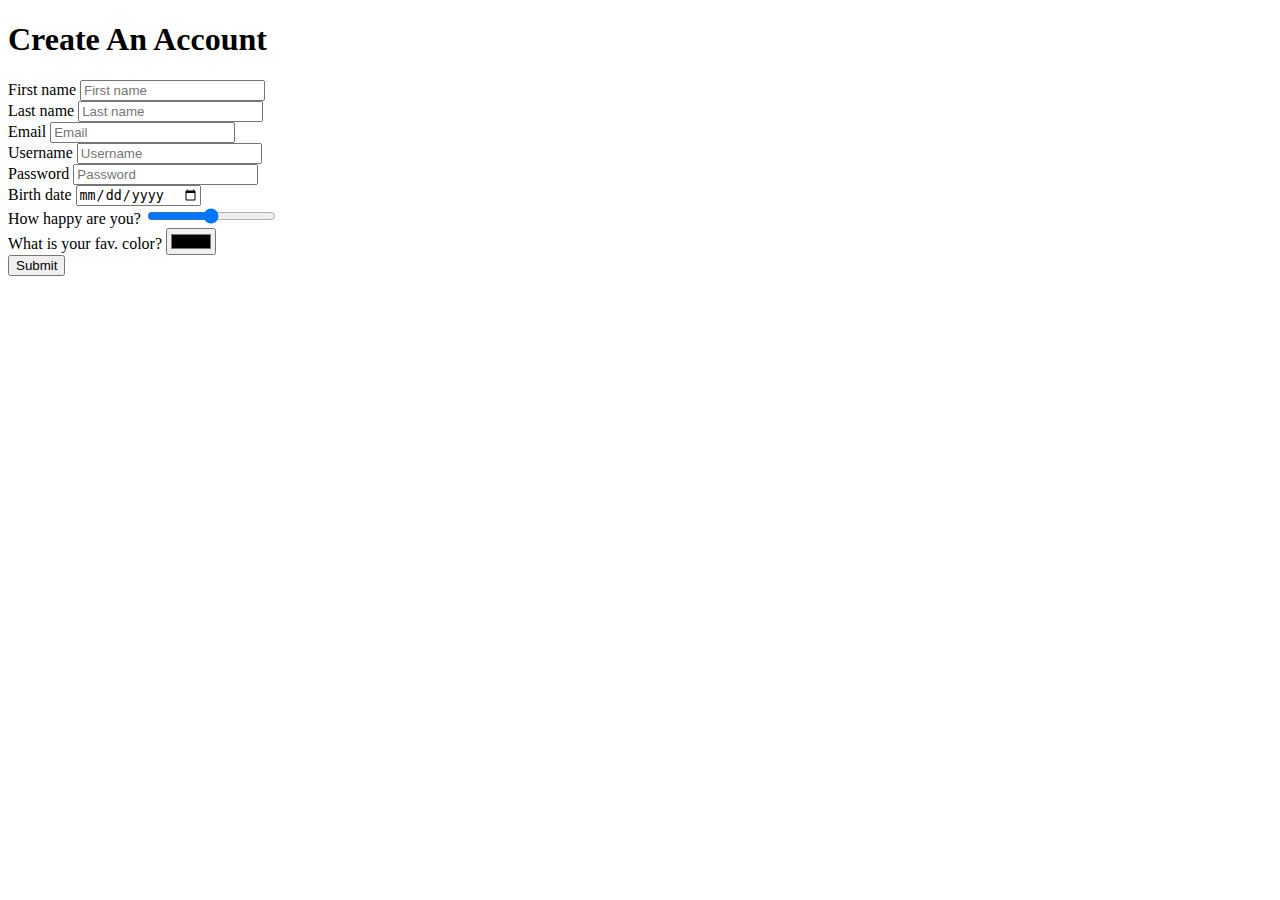
<file: challenge/index.html>
<!DOCTYPE html>
<html lang="en">
  <head>
    <meta charset="UTF-8" />
    <meta http-equiv="X-UA-Compatible" content="IE=edge" />
    <meta name="viewport" content="width=device-width, initial-scale=1.0" />
    <title>Document</title>
  </head>
  <body>
    <form>
      <h1>Create An Account</h1>
      <label for="FN">First name</label>
      <input id="FN" type="text" placeholder="First name" required />
      <br />
      <label for="LN">Last name</label>
      <input id="LN" type="text" placeholder="Last name" required />
      <br />
      <label for="EM">Email</label>
      <input id="EM" type="email" placeholder="Email" required />
      <br />

      <label for="UN">Username</label>
      <input id="UN" type="text" placeholder="Username" required />
      <br />

      <label for="PW">Password</label>
      <input
        id="PW"
        type="password"
        placeholder="Password"
        required
        minlength="10" />
      <br />

      <label for="DA">Birth date</label>
      <input id="DA" type="date" required />
      <br />
      <label for="RA">How happy are you?</label>
      <input id="RA" type="range" required />
      <br />
      <label for="CO">What is your fav. color?</label>
      <input id="CO" type="color" required />
      <br />
      <input type="submit" />
    </form>
  </body>
</html>
</file>
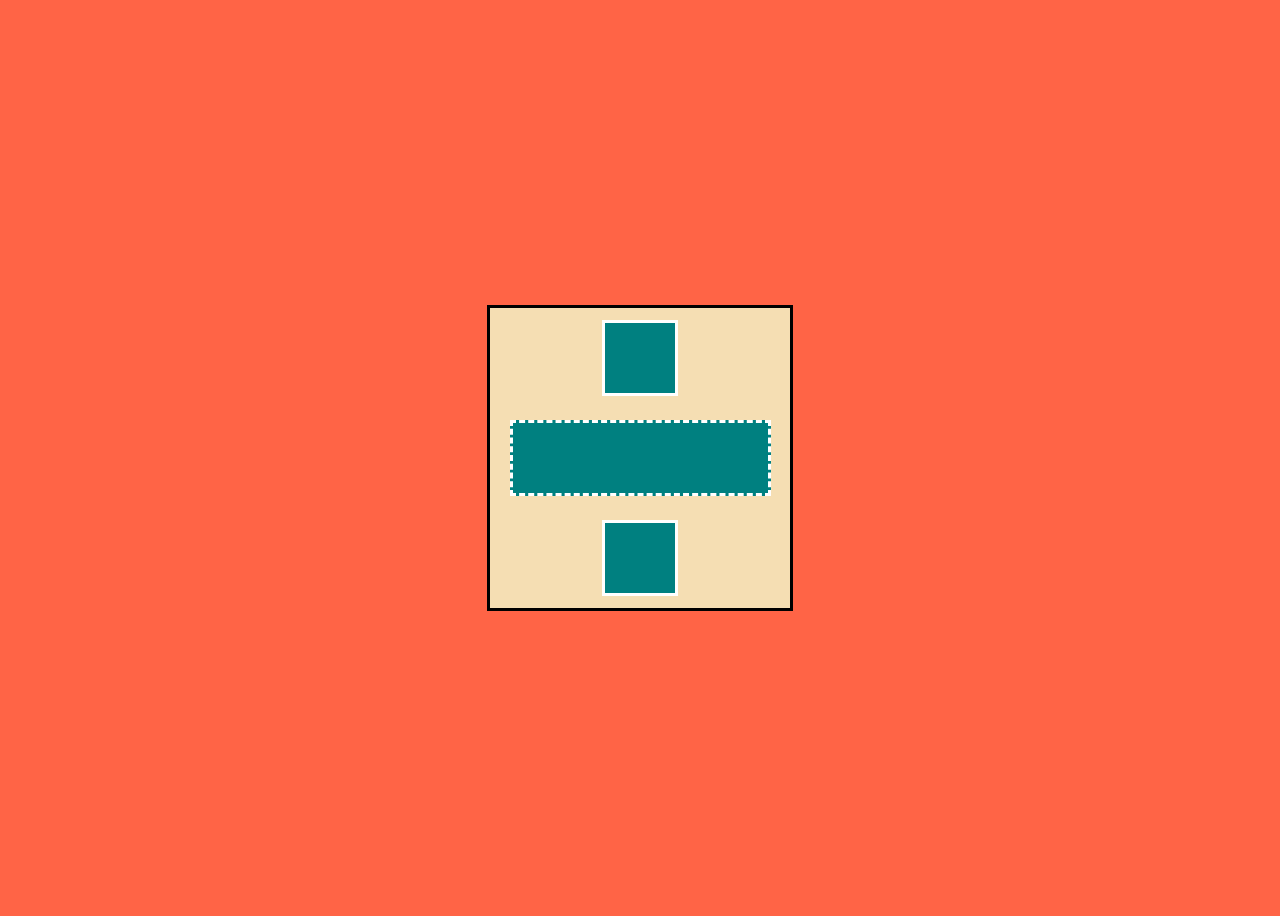
<file: challenge/index-2.html>
<!DOCTYPE html>
<html lang="en">
  <head>
    <meta charset="UTF-8" />
    <link rel="stylesheet" href="style.css" />
    <meta http-equiv="X-UA-Compatible" content="IE=edge" />
    <meta name="viewport" content="width=device-width, initial-scale=1.0" />
    <title>Document</title>
  </head>
  <body>
    <div class="big">
      <div class="sm_1"></div>
      <div class="sm_2"></div>
      <div class="sm_1"></div>
    </div>
  </body>
</html>
</file>
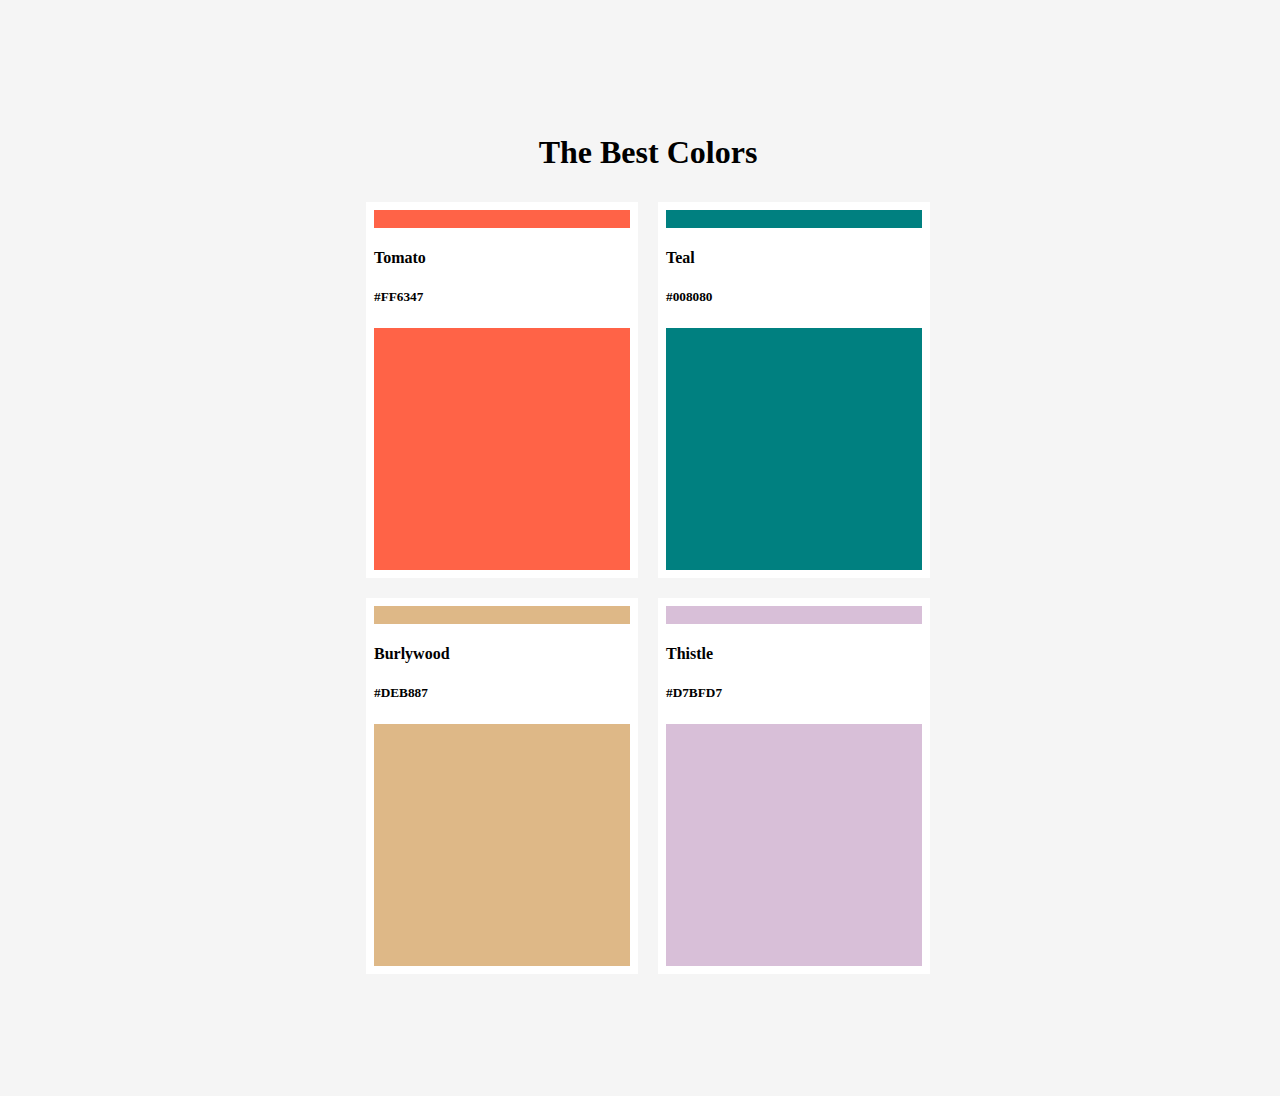
<file: challenge/index-3.html>
<!DOCTYPE html>
<html lang="en">
  <head>
    <meta charset="UTF-8" />
    <meta http-equiv="X-UA-Compatible" content="IE=edge" />
    <link rel="stylesheet" href="style-3.css" />
    <meta name="viewport" content="width=device-width, initial-scale=1.0" />
    <title>Document</title>
  </head>
  <body>
    <h1>The Best Colors</h1>
    <div class="big_box big_box_1">
      <div class="middle_box">
        <div class="tomato">
          <h4>Tomato</h4>
          <h5>#FF6347</h5>
        </div>
      </div>
      <div class="middle_box">
        <div class="teal">
          <h4>Teal</h4>
          <h5>#008080</h5>
        </div>
      </div>
    </div>
    <div class="big_box big_box_2">
      <div class="middle_box_2">
        <div class="burlywood">
          <h4>Burlywood</h4>
          <h5>#DEB887</h5>
        </div>
      </div>
      <div class="middle_box_2">
        <div class="thistle">
          <h4>Thistle</h4>
          <h5>#D7BFD7</h5>
        </div>
      </div>
    </div>
  </body>
</html>
</file>
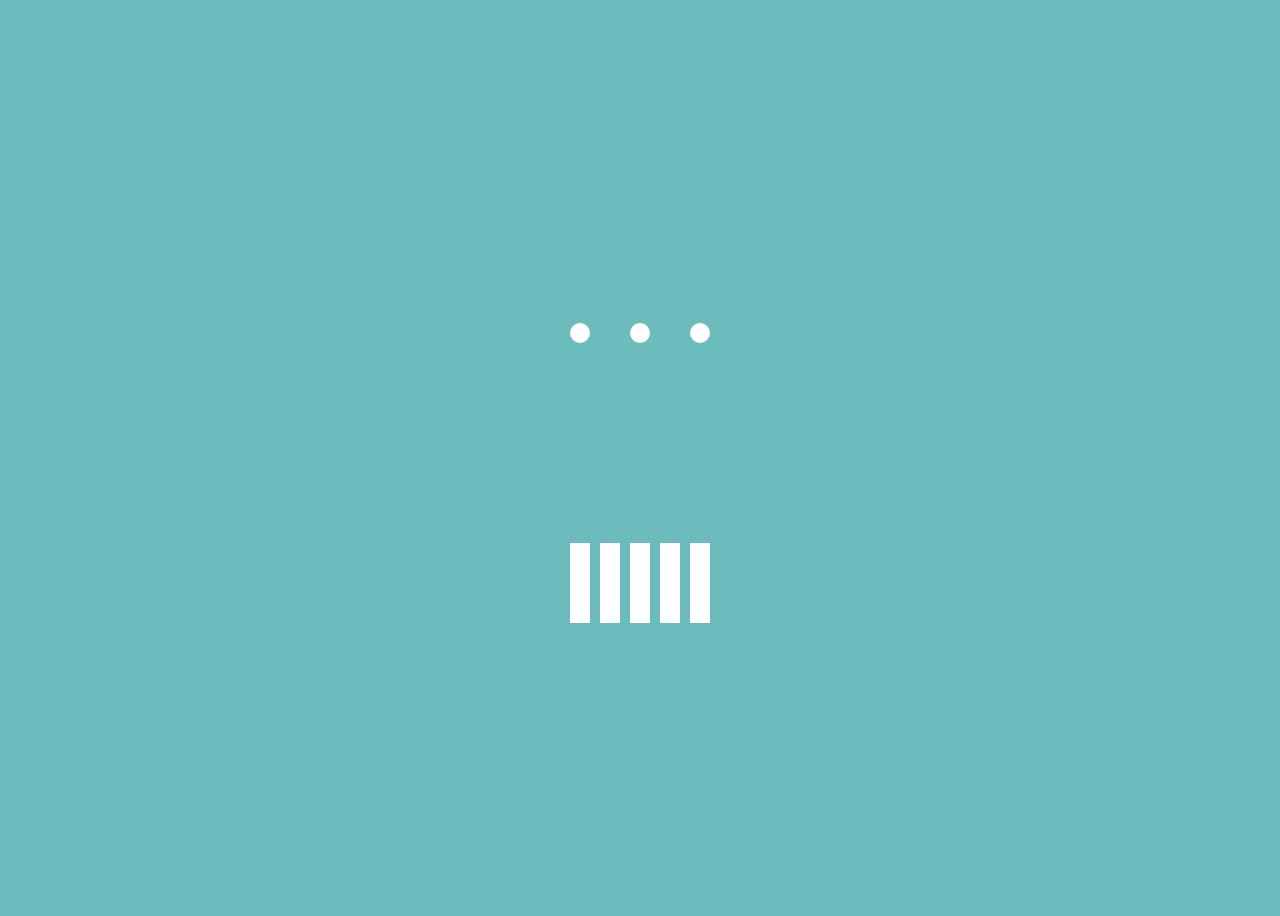
<file: challenge/index-4.html>
<!DOCTYPE html>
<html lang="en">
  <head>
    <meta charset="UTF-8" />
    <meta http-equiv="X-UA-Compatible" content="IE=edge" />
    <link rel="stylesheet" href="style-4.css" />
    <meta name="viewport" content="width=device-width, initial-scale=1.0" />
    <title>Document</title>
  </head>
  <body>
    <div class="box">
      <div class="circle"></div>
      <div class="circle"></div>
      <div class="circle"></div>
    </div>
    <div class="box">
      <div class="bar"></div>
      <div class="bar"></div>
      <div class="bar"></div>
      <div class="bar"></div>
      <div class="bar"></div>
    </div>
  </body>
</html>
</file>
<file: challenge/style.css>
body {
  height: 100vh;
  display: flex;
  background-color: #ff6446;
  align-items: center;
  justify-content: center;
}

.big {
  display: flex;
  flex-direction: column;
  justify-content: space-around;
  align-items: center;
  background-color: #f5deb3;
  width: 300px;
  height: 300px;
  border: 3px solid black;
}

.sm_1 {
  background-color: #008080;
  width: 70px;
  height: 70px;
  border: 3px solid white;
}

.sm_2 {
  background-color: #008080;
  width: 255px;
  height: 70px;
  border: 3px dashed white;
}
</file>
<file: challenge/style-3.css>
body {
  height: 120vh;
  width: 100vw;
  background-color: #f5f5f5;
  display: flex;
  flex-direction: column;
  justify-content: center;
  align-items: center;
}

.big_box {
  display: flex;
  justify-content: center;
}

.middle_box,
.middle_box_2 {
  height: 40vh;
  width: 20vw;
  border: 8px solid white;
  margin: 10px;
  position: relative;
  display: flex;
  flex-direction: column;
  justify-content: center;
}

.middle_box > div,
.middle_box_2 > div {
  background-color: white;
  position: absolute;
  width: 20vw;
  top: 2vh;
}

.middle_box:first-child {
  background-color: tomato;
}

.middle_box:last-child {
  background-color: teal;
}

.middle_box_2:first-child {
  background-color: burlywood;
}

.middle_box_2:last-child {
  background-color: thistle;
}
</file>
<file: challenge/style-4.css>
body {
  display: flex;
  flex-direction: column;
  justify-content: center;
  align-items: center;
  background-color: #6cbcbe;
  height: 100vh;
}

.box {
  display: flex;
  height: 250px;
  align-items: center;
}

.circle {
  width: 20px;
  height: 20px;
  border-radius: 50%;
  background-color: white;
  margin: 20px;
}

.bar {
  width: 20px;
  height: 80px;
  background-color: white;
  margin: 5px;
}
@keyframes circle_ani {
  from {
    transform: rotate(0);
  }
  to {
    transform: rotate(180deg);
  }
}
.box:first-child {
  animation: circle_ani 1s ease-in-out infinite;
}
@keyframes bar_ani {
  0% {
    transform: scaleY(1);
  }
  20% {
    transform: scaleY(1.5);
  }
  40% {
    transform: scaleY(1);
  }
  60% {
    transform: scaleY(1);
  }
  80% {
    transform: scaleY(1);
  }
  100% {
    transform: scaleY(1);
  }
}
.bar:nth-child(1) {
  animation: bar_ani 0.5s ease-in-out infinite;
}
.bar:nth-child(2) {
  animation: bar_ani 0.5s ease-in-out infinite;
  animation-delay: 0.1s;
}
.bar:nth-child(3) {
  animation: bar_ani 0.5s ease-in-out infinite;
  animation-delay: 0.2s;
}
.bar:nth-child(4) {
  animation: bar_ani 0.5s ease-in-out infinite;
  animation-delay: 0.3s;
}
.bar:nth-child(5) {
  animation: bar_ani 0.5s ease-in-out infinite;
  animation-delay: 0.4s;
}
</file>
